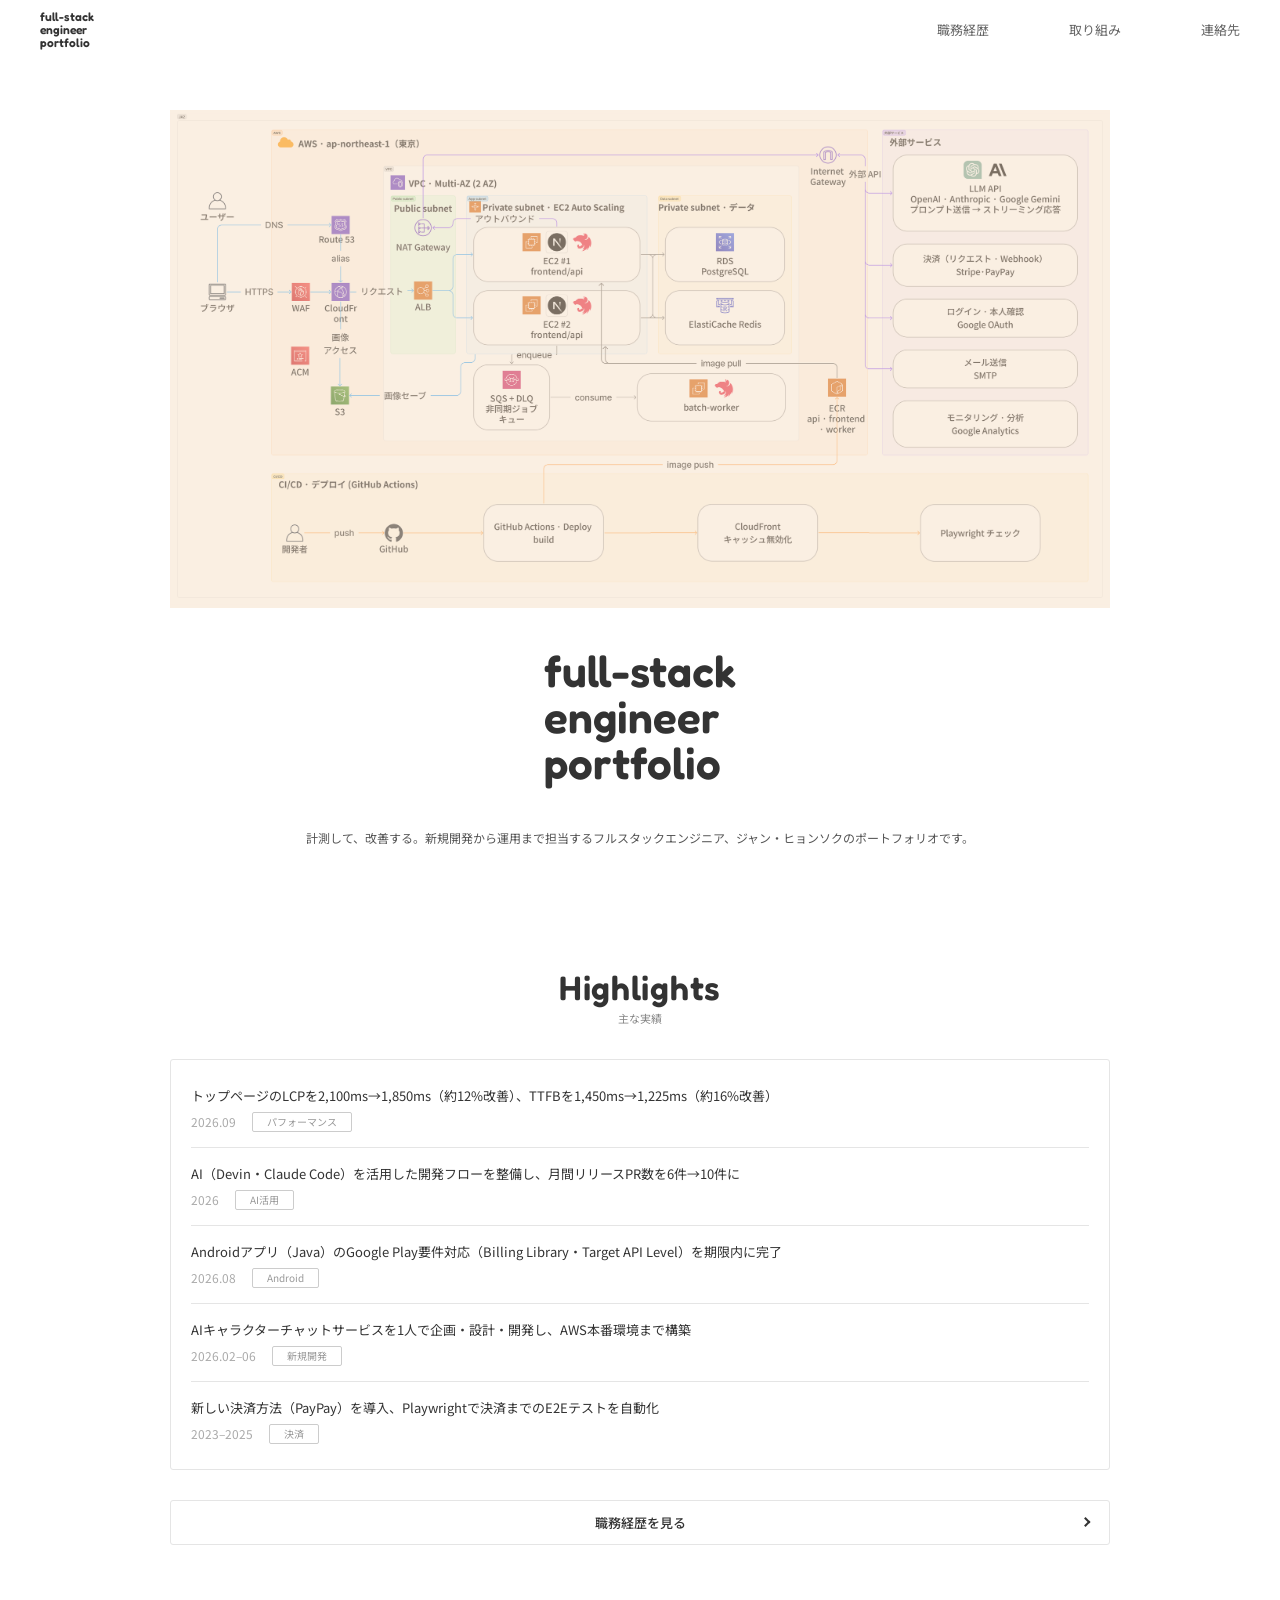
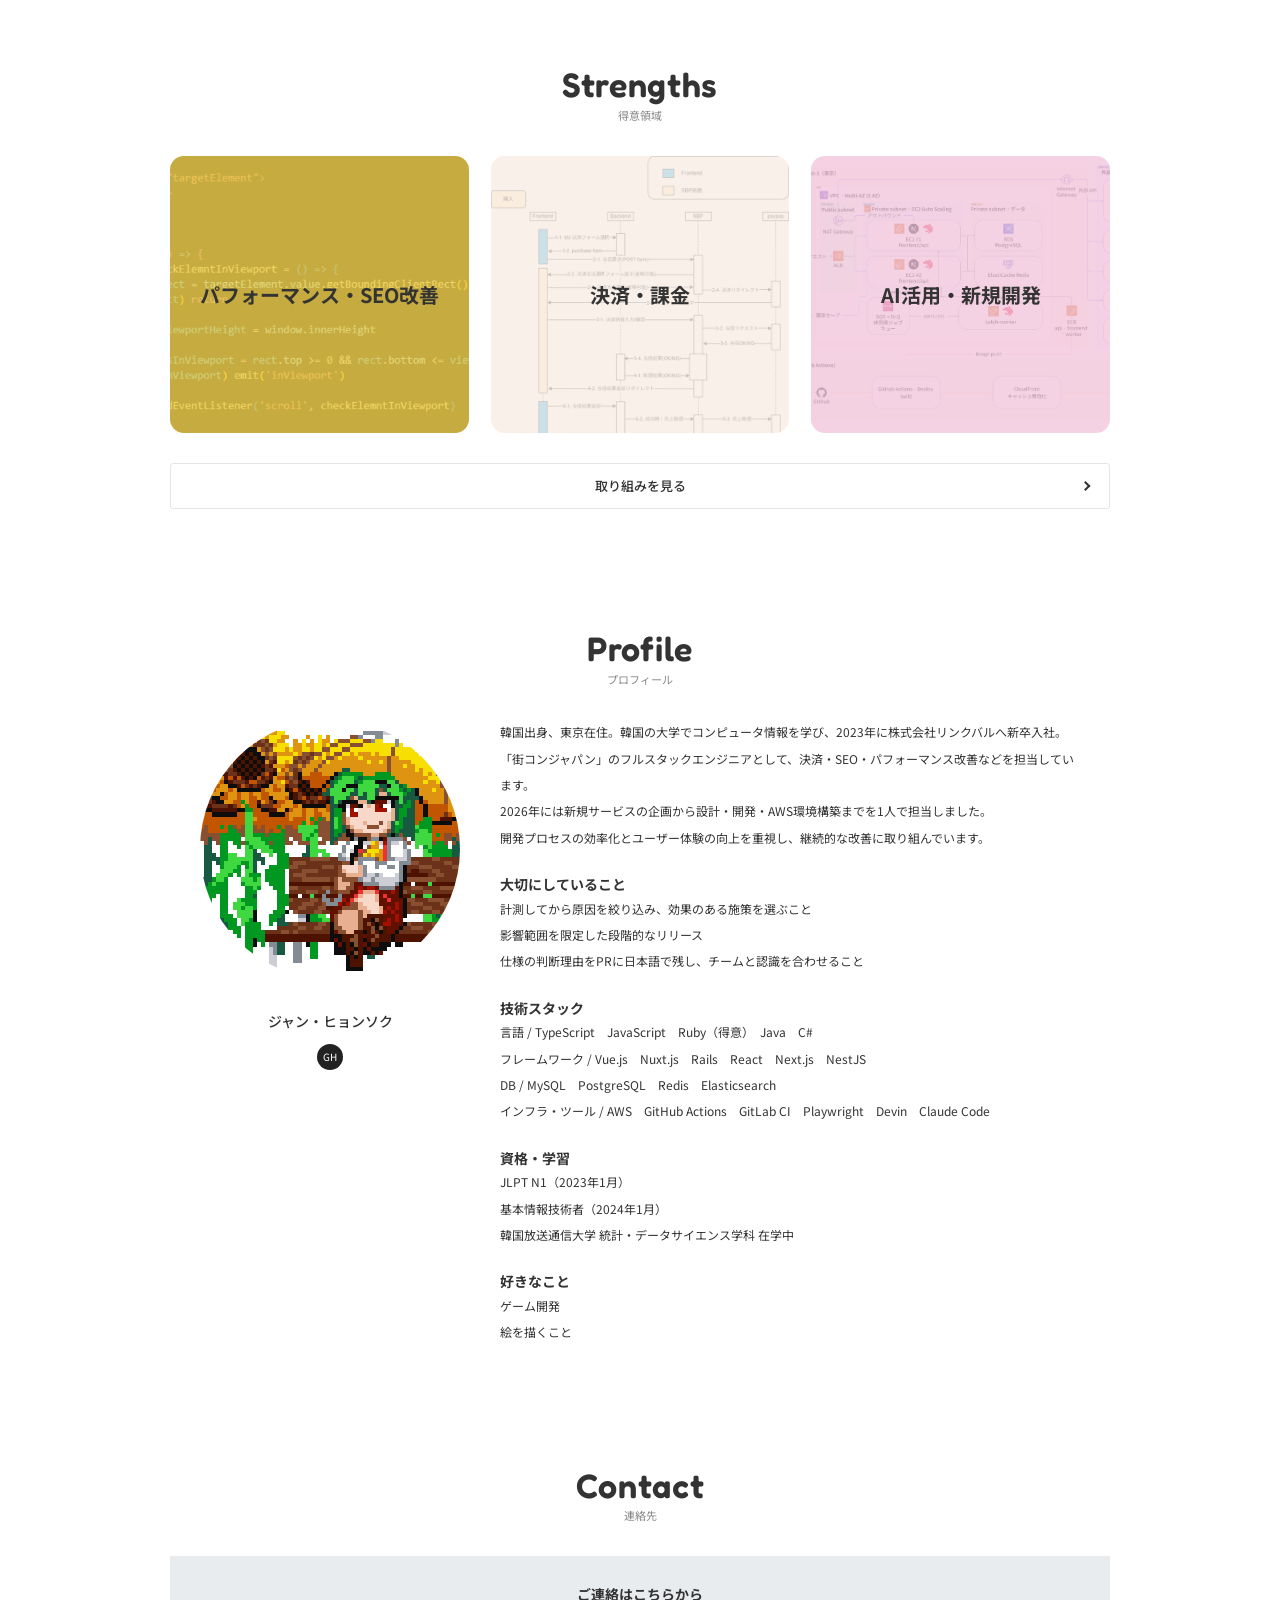
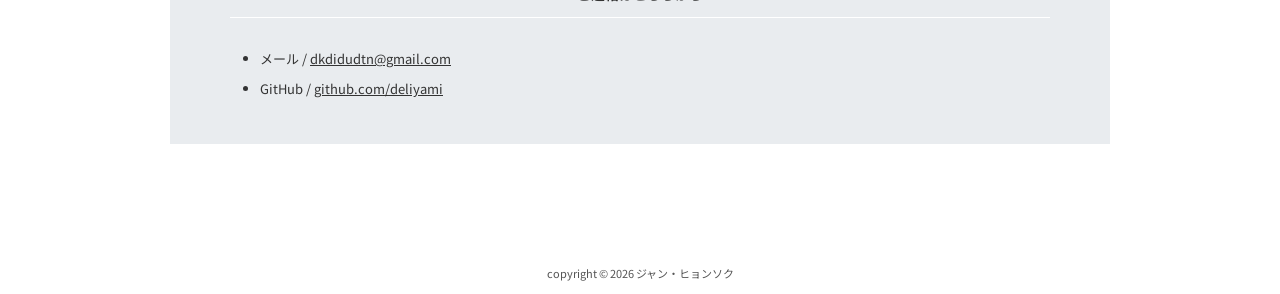
<file: index.html>
<!DOCTYPE html>
<html lang="ja">
<head>
  <meta charset="UTF-8">
  <meta name="viewport" content="width=device-width, initial-scale=1">
  <title>ジャン・ヒョンソク | Full-Stack Engineer Portfolio</title>
  <link rel="preconnect" href="https://fonts.googleapis.com">
  <link rel="preconnect" href="https://fonts.gstatic.com" crossorigin>
  <link rel="stylesheet" href="https://fonts.googleapis.com/css2?family=Fredoka:wght@600&family=Noto+Sans+JP:wght@400;500;700&display=swap">
  <link rel="stylesheet" href="style.css">
</head>
<body>

  <header class="header">
    <a class="logo" href="index.html">full-stack<br>engineer<br>portfolio</a>
    <nav class="gnav">
      <ul>
        <li><a href="work.html">職務経歴</a></li>
        <li><a href="gallery.html">取り組み</a></li>
        <li><a href="index.html#contact">連絡先</a></li>
      </ul>
    </nav>
  </header>

  <main>
    <!-- Main visual -->
    <section class="mv">
      <div class="inner">
        <div class="mv-img" aria-hidden="true">
          <!-- 並び順に表示。切り替えは carousel.js -->
          <div class="mv-slides">
            <img src="images/ai-chat-architecture.png" alt="">
            <img src="images/paypay-payment.png" alt="">
            <video src="images/game-mod.mp4" muted playsinline loop preload="auto"></video>
          </div>
        </div>
        <div class="mv-copy">
          <h1>full-stack<br>engineer<br>portfolio</h1>
          <p>計測して、改善する。新規開発から運用まで担当するフルスタックエンジニア、ジャン・ヒョンソクのポートフォリオです。</p>
        </div>
      </div>
    </section>

    <!-- Highlights -->
    <section class="sec" id="info">
      <div class="inner">
        <div class="sec-title">
          <h2>Highlights</h2>
          <span>主な実績</span>
        </div>
        <ul class="info-list">
          <li>
            <p class="title">トップページのLCPを2,100ms→1,850ms（約12%改善）、TTFBを1,450ms→1,225ms（約16%改善）</p>
            <div class="meta"><time datetime="2026-09">2026.09</time><span class="tag">パフォーマンス</span></div>
          </li>
          <li>
            <p class="title">AI（Devin・Claude Code）を活用した開発フローを整備し、月間リリースPR数を6件→10件に</p>
            <div class="meta"><time datetime="2026">2026</time><span class="tag">AI活用</span></div>
          </li>
          <li>
            <p class="title">Androidアプリ（Java）のGoogle Play要件対応（Billing Library・Target API Level）を期限内に完了</p>
            <div class="meta"><time datetime="2026-08">2026.08</time><span class="tag">Android</span></div>
          </li>
          <li>
            <p class="title">AIキャラクターチャットサービスを1人で企画・設計・開発し、AWS本番環境まで構築</p>
            <div class="meta"><time datetime="2026-02">2026.02–06</time><span class="tag">新規開発</span></div>
          </li>
          <li>
            <p class="title">新しい決済方法（PayPay）を導入、Playwrightで決済までのE2Eテストを自動化</p>
            <div class="meta"><time datetime="2025">2023–2025</time><span class="tag">決済</span></div>
          </li>
        </ul>
        <a class="btn-more" href="work.html">職務経歴を見る</a>
      </div>
    </section>

    <!-- Strengths -->
    <section class="sec" id="touch">
      <div class="inner">
        <div class="sec-title">
          <h2>Strengths</h2>
          <span>得意領域</span>
        </div>
        <ul class="touch-list">
          <li><a href="gallery.html#performance"><div class="thumb c-perf"><span>パフォーマンス・SEO改善</span></div></a></li>
          <li><a href="gallery.html#payment"><div class="thumb c-pay"><span>決済・課金</span></div></a></li>
          <li><a href="gallery.html#ai"><div class="thumb c-ai"><span>AI活用・新規開発</span></div></a></li>
        </ul>
        <a class="btn-more" href="gallery.html">取り組みを見る</a>
      </div>
    </section>

    <!-- Profile -->
    <section class="sec" id="profile">
      <div class="inner">
        <div class="sec-title">
          <h2>Profile</h2>
          <span>プロフィール</span>
        </div>
        <div class="profile">
          <div class="profile-left">
            <div class="profile-img"></div>
            <p class="profile-name">ジャン・ヒョンソク</p>
            <div class="sns">
              <a href="https://github.com/deliyami" aria-label="GitHub">GH</a>            </div>
          </div>
          <div class="profile-text">
            <p>
              韓国出身、東京在住。韓国の大学でコンピュータ情報を学び、2023年に株式会社リンクバルへ新卒入社。<br>
              「街コンジャパン」のフルスタックエンジニアとして、決済・SEO・パフォーマンス改善などを担当しています。<br>
              2026年には新規サービスの企画から設計・開発・AWS環境構築までを1人で担当しました。<br>
              開発プロセスの効率化とユーザー体験の向上を重視し、継続的な改善に取り組んでいます。
            </p>
            <h3>大切にしていること</h3>
            <p>
              計測してから原因を絞り込み、効果のある施策を選ぶこと<br>
              影響範囲を限定した段階的なリリース<br>
              仕様の判断理由をPRに日本語で残し、チームと認識を合わせること
            </p>
            <h3>技術スタック</h3>
            <p>
              言語 / TypeScript　JavaScript　Ruby（得意）　Java　C#<br>
              フレームワーク / Vue.js　Nuxt.js　Rails　React　Next.js　NestJS<br>
              DB / MySQL　PostgreSQL　Redis　Elasticsearch<br>
              インフラ・ツール / AWS　GitHub Actions　GitLab CI　Playwright　Devin　Claude Code
            </p>
            <h3>資格・学習</h3>
            <p>
              JLPT N1（2023年1月）<br>
              基本情報技術者（2024年1月）<br>
              韓国放送通信大学 統計・データサイエンス学科 在学中
            </p>
            <h3>好きなこと</h3>
            <p>
              ゲーム開発<br>
              絵を描くこと
            </p>
          </div>
        </div>
      </div>
    </section>

    <!-- Contact -->
    <section class="sec" id="contact">
      <div class="inner">
        <div class="sec-title">
          <h2>Contact</h2>
          <span>連絡先</span>
        </div>
        <div class="notice">
          <h3>ご連絡はこちらから</h3>
          <ul class="contact-list">
            <li>メール / <a href="mailto:dkdidudtn@gmail.com">dkdidudtn@gmail.com</a></li>
            <li>GitHub / <a href="https://github.com/deliyami">github.com/deliyami</a></li>          </ul>
        </div>
      </div>
    </section>
  </main>

  <footer class="footer">copyright © 2026 ジャン・ヒョンソク</footer>

  <script src="carousel.js"></script>

</body>
</html>
</file>
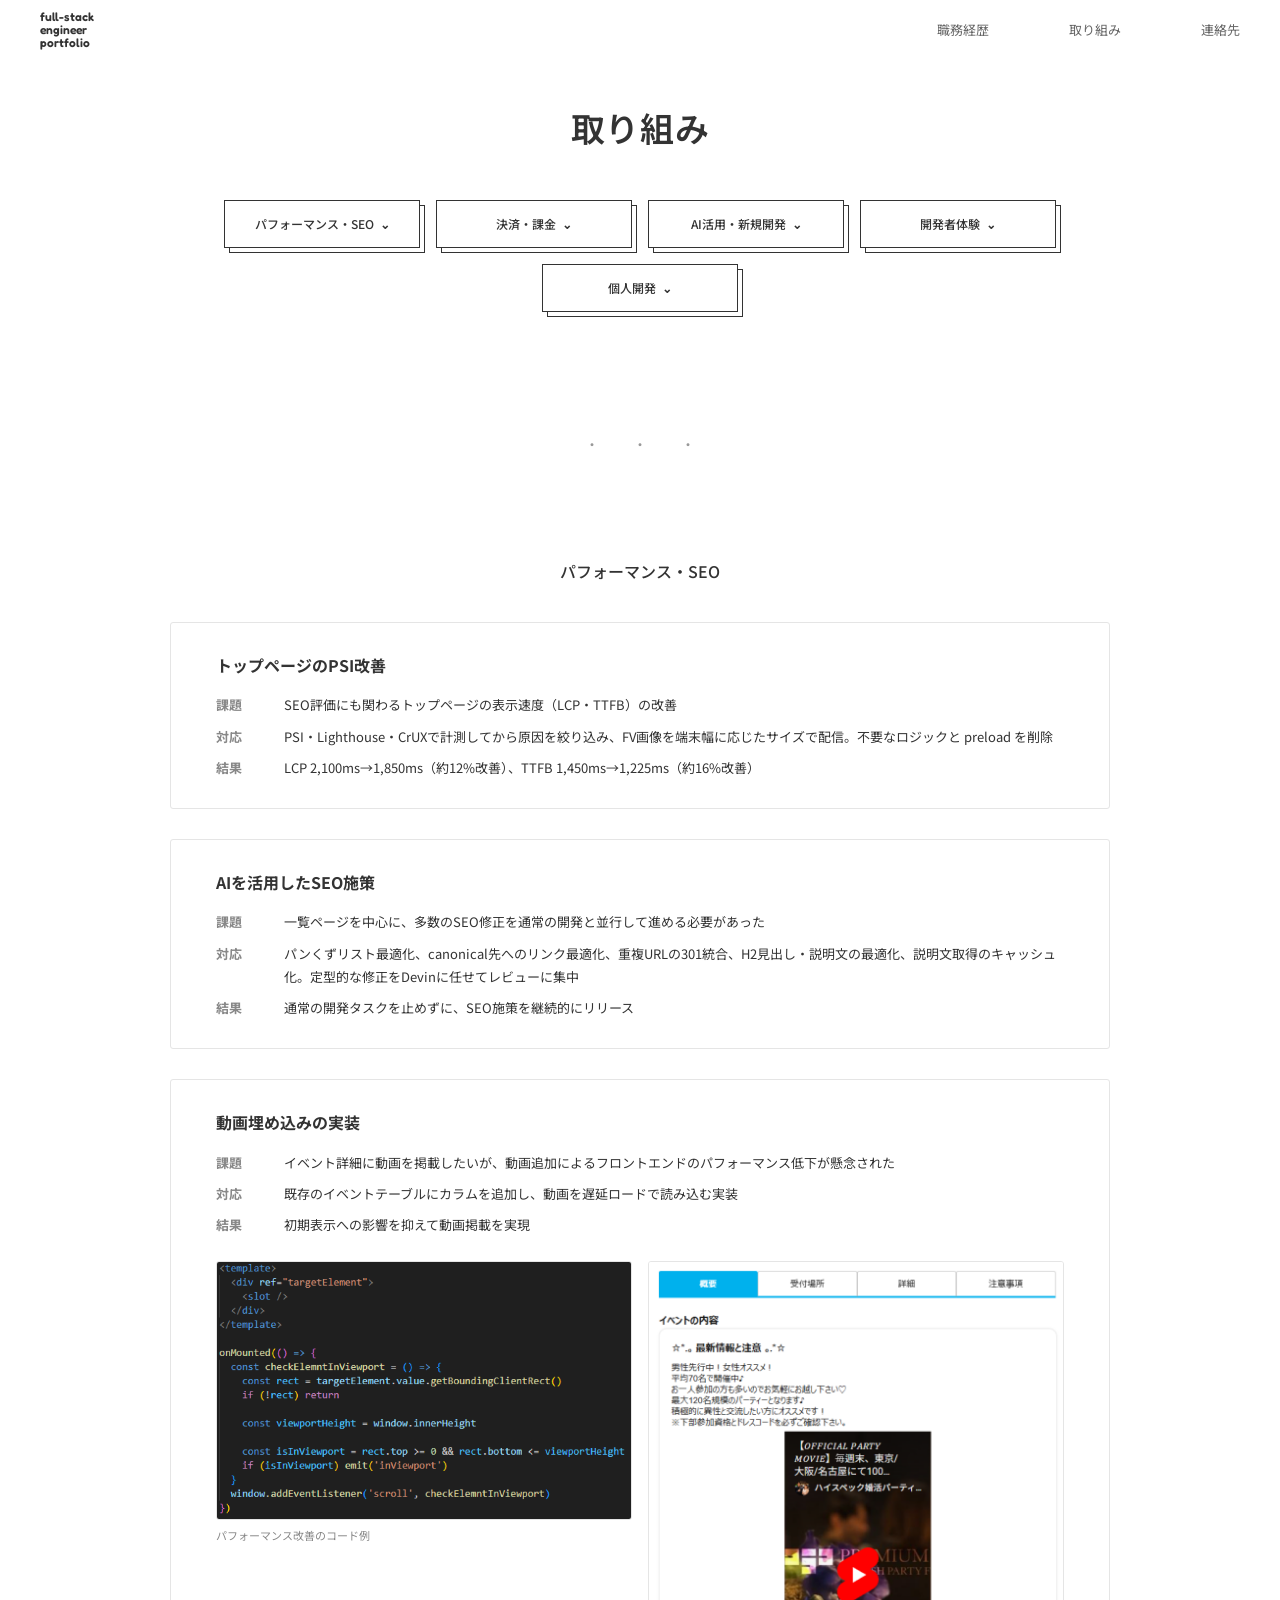
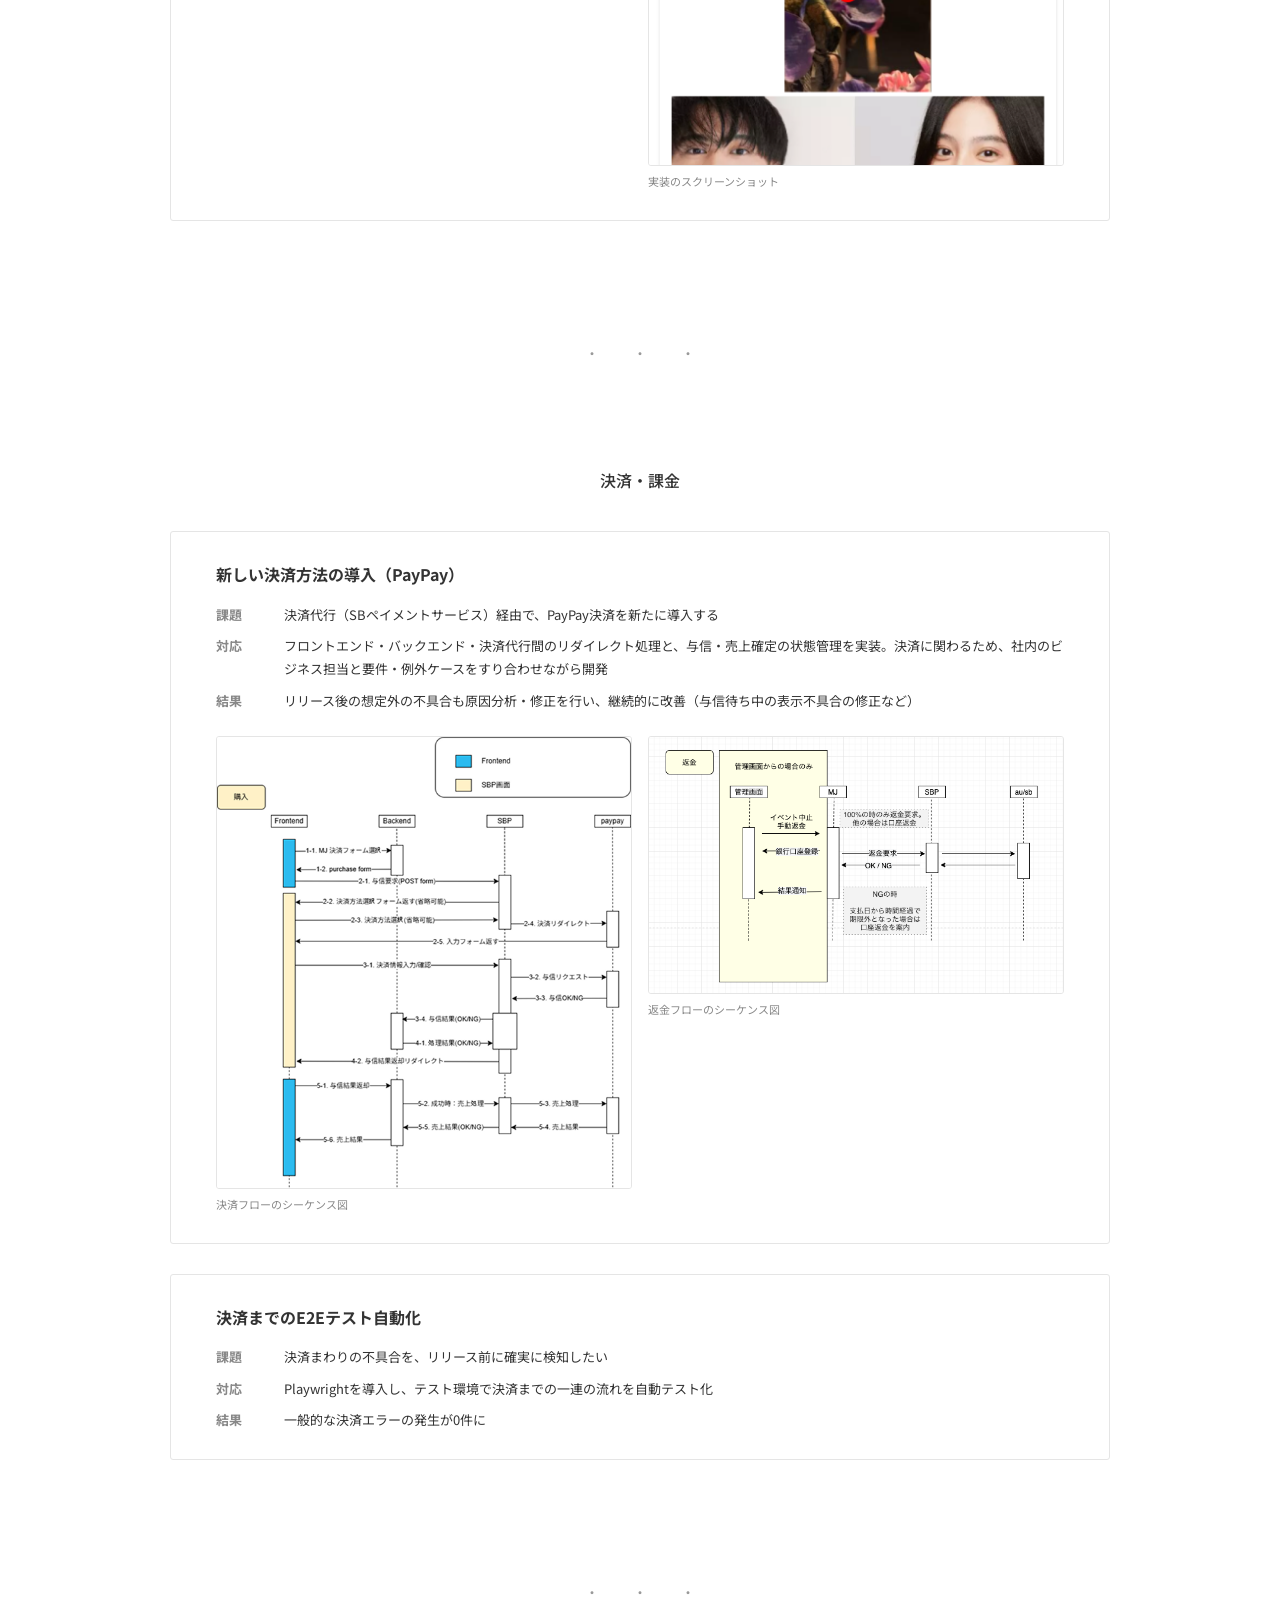
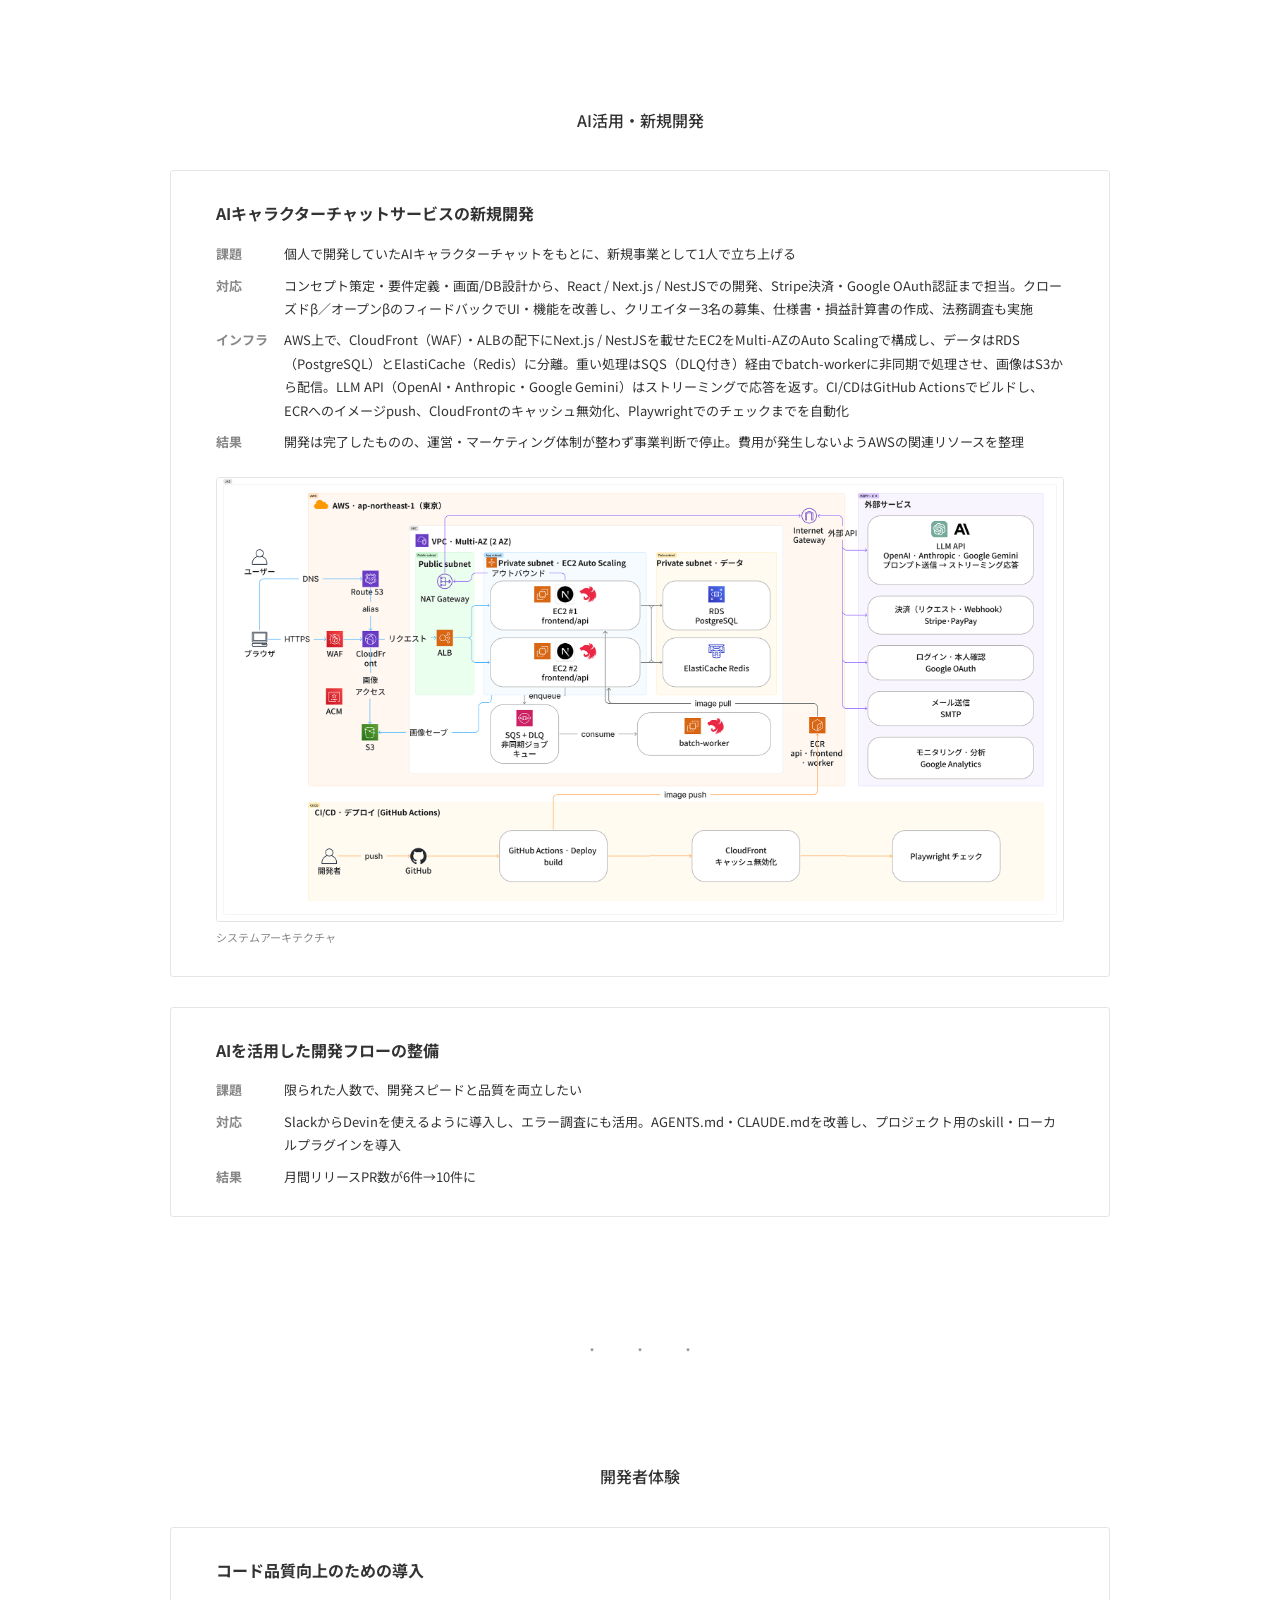
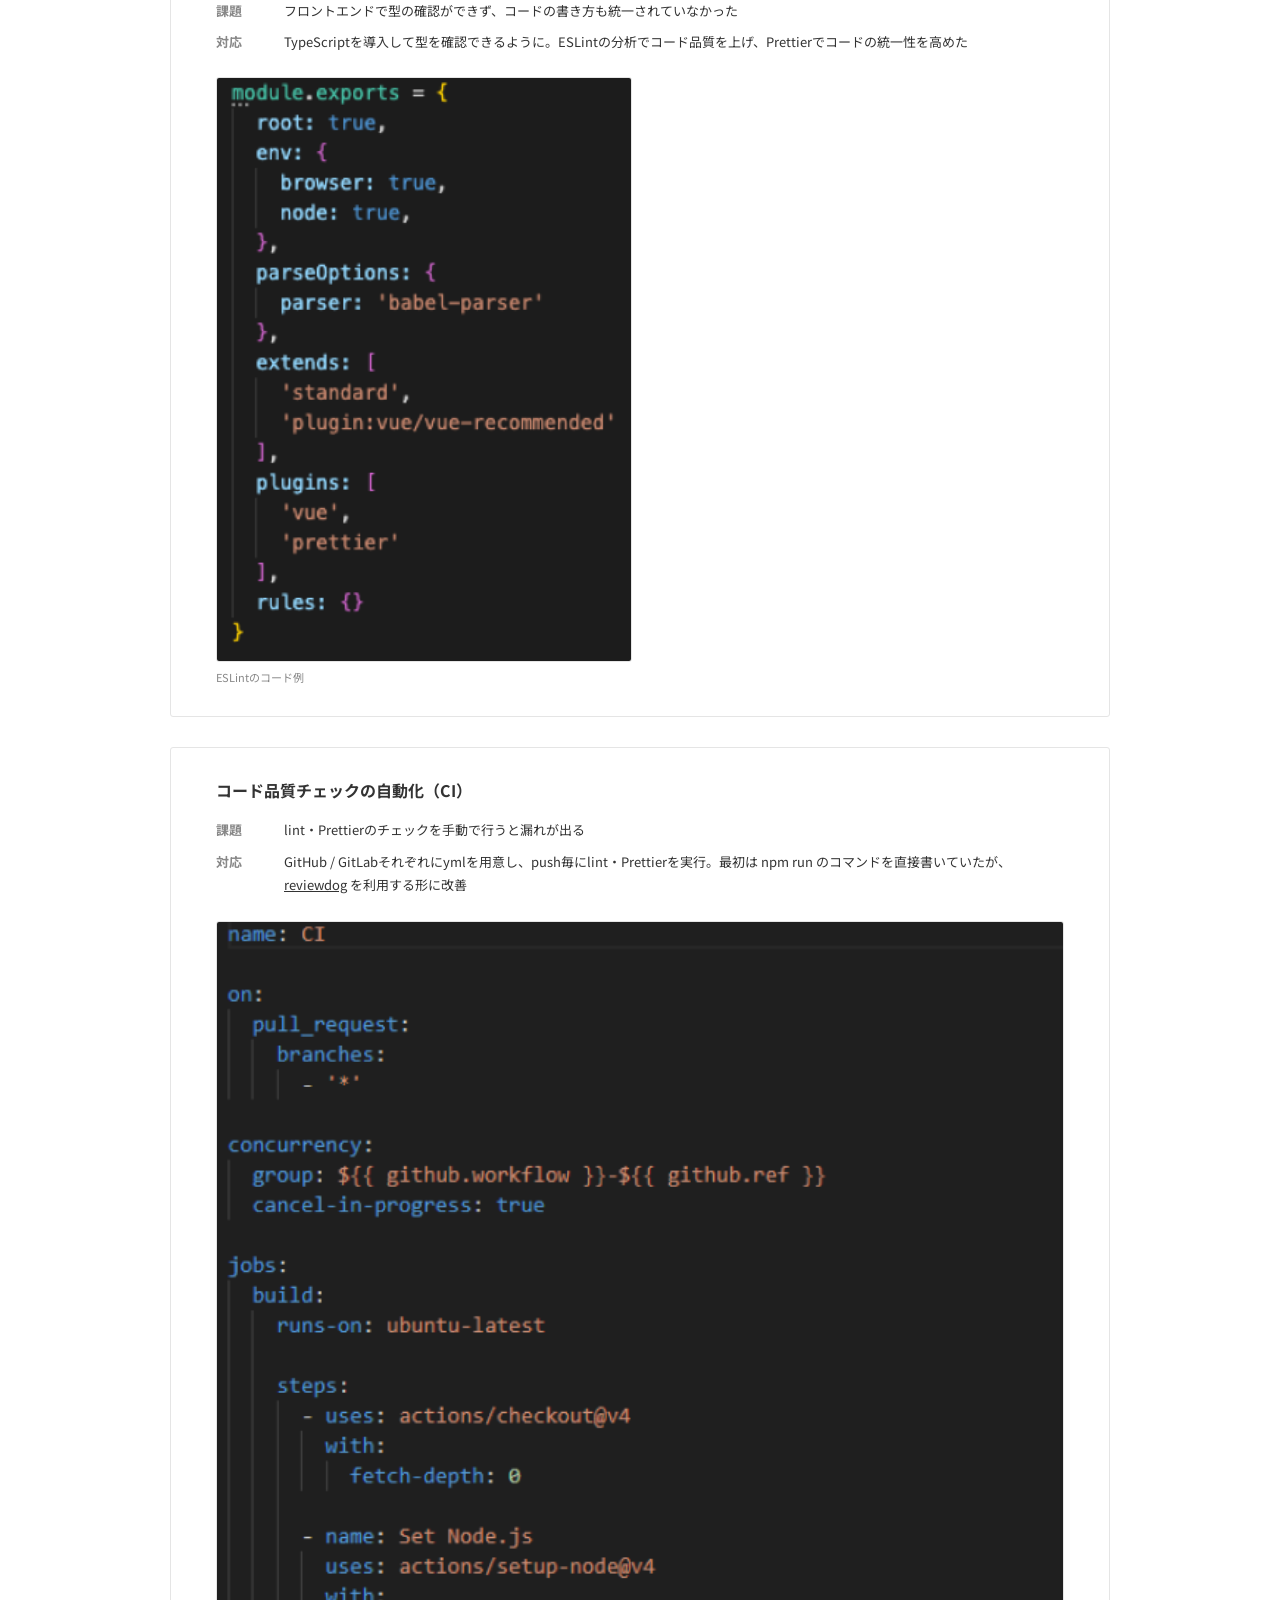
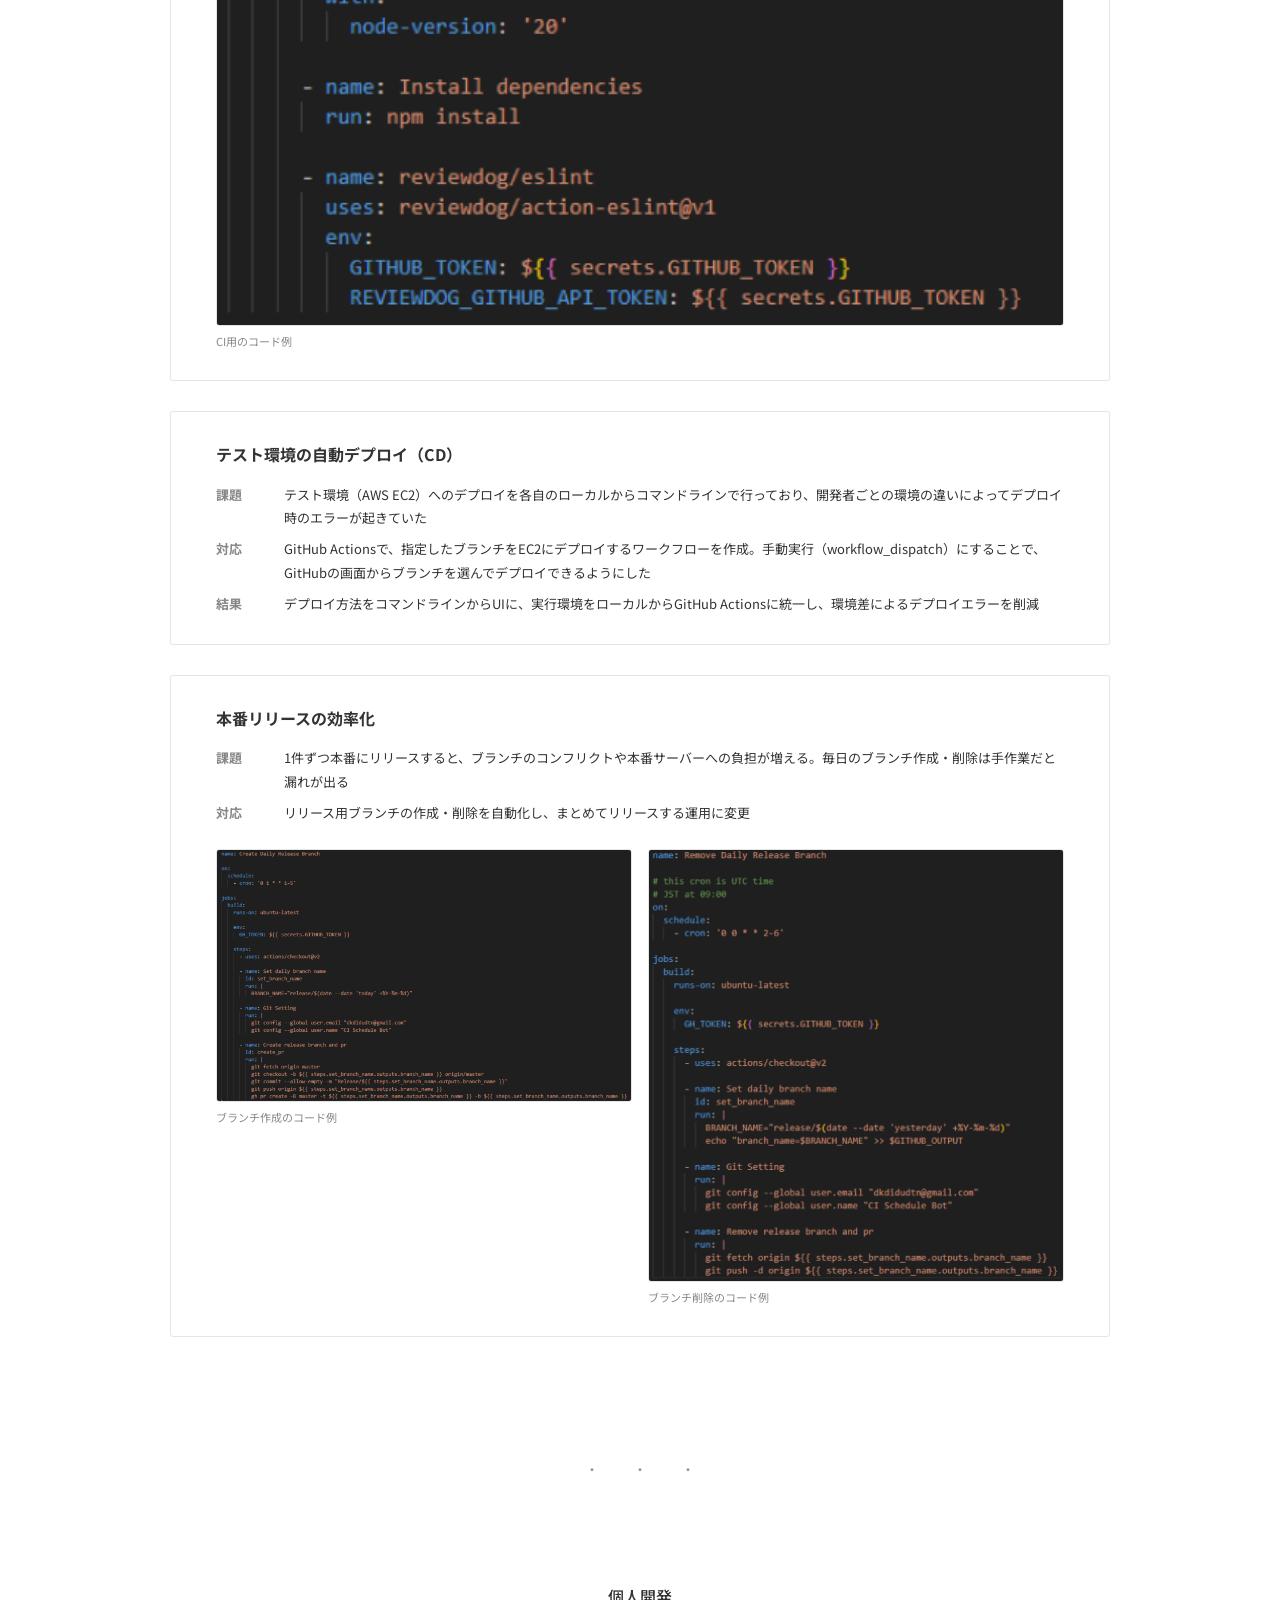
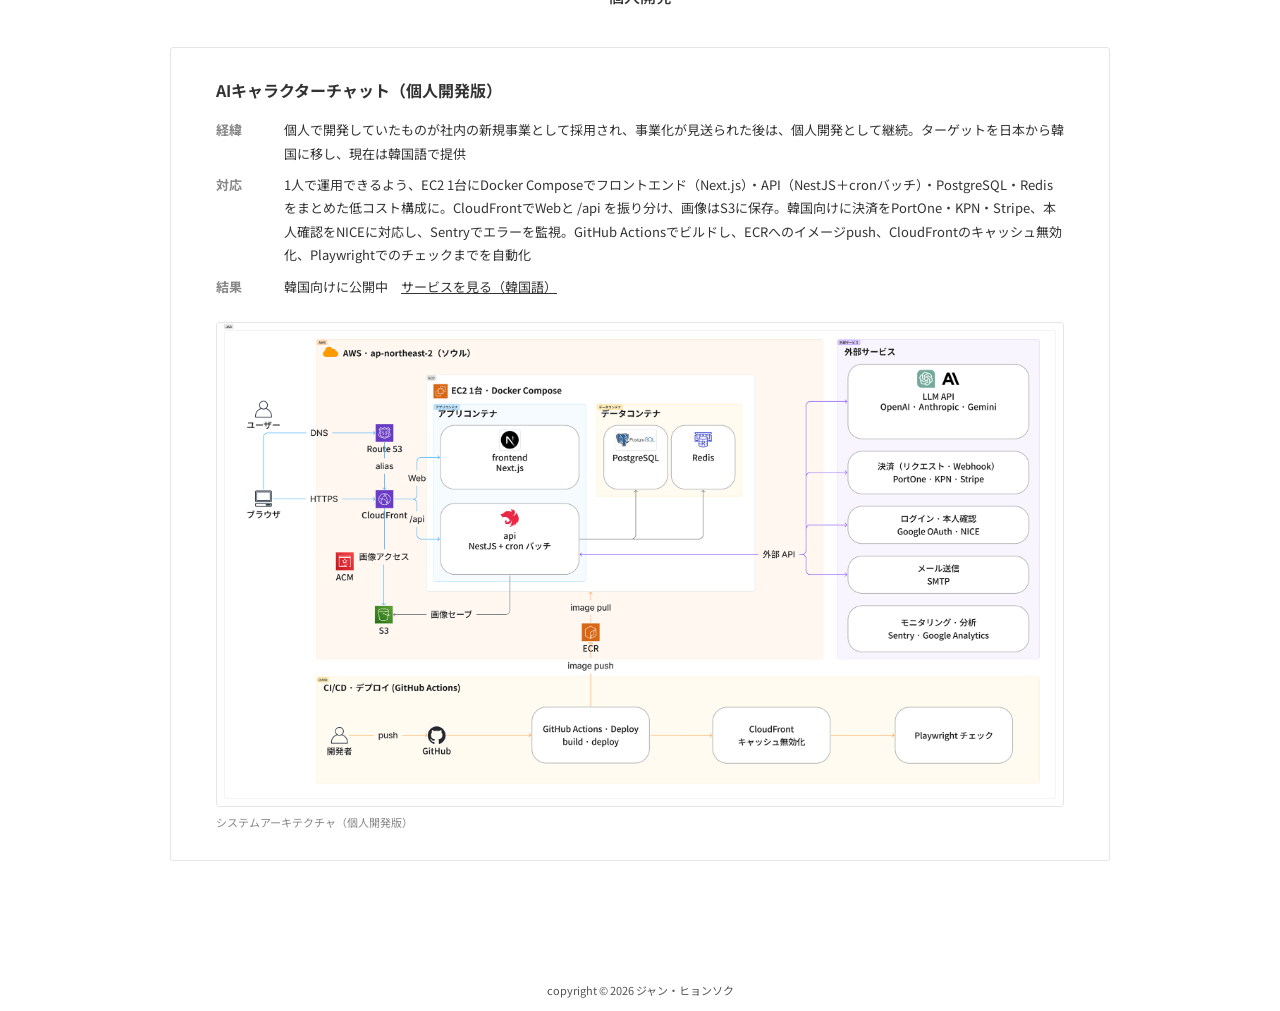
<file: gallery.html>
<!DOCTYPE html>
<html lang="ja">
<head>
  <meta charset="UTF-8">
  <meta name="viewport" content="width=device-width, initial-scale=1">
  <title>取り組み | ジャン・ヒョンソク</title>
  <link rel="preconnect" href="https://fonts.googleapis.com">
  <link rel="preconnect" href="https://fonts.gstatic.com" crossorigin>
  <link rel="stylesheet" href="https://fonts.googleapis.com/css2?family=Fredoka:wght@600&family=Noto+Sans+JP:wght@400;500;700&display=swap">
  <link rel="stylesheet" href="style.css">
</head>
<body>

  <header class="header">
    <a class="logo" href="index.html">full-stack<br>engineer<br>portfolio</a>
    <nav class="gnav">
      <ul>
        <li><a href="work.html">職務経歴</a></li>
        <li><a href="gallery.html">取り組み</a></li>
        <li><a href="index.html#contact">連絡先</a></li>
      </ul>
    </nav>
  </header>

  <main class="sec" style="padding-top:50px">
    <div class="inner">
      <div class="sec-title">
        <h2>取り組み</h2>
      </div>

      <nav class="filter">
        <a href="#performance">パフォーマンス・SEO</a>
        <a href="#payment">決済・課金</a>
        <a href="#ai">AI活用・新規開発</a>
        <a href="#dx">開発者体験</a>
        <a href="#personal">個人開発</a>
      </nav>

      <p class="dots" aria-hidden="true">・・・</p>
      <section class="g-block" id="performance">
        <h3>パフォーマンス・SEO</h3>

        <article class="case">
          <h4>トップページのPSI改善</h4>
          <dl>
            <dt>課題</dt><dd>SEO評価にも関わるトップページの表示速度（LCP・TTFB）の改善</dd>
            <dt>対応</dt><dd>PSI・Lighthouse・CrUXで計測してから原因を絞り込み、FV画像を端末幅に応じたサイズで配信。不要なロジックと preload を削除</dd>
            <dt>結果</dt><dd>LCP 2,100ms→1,850ms（約12%改善）、TTFB 1,450ms→1,225ms（約16%改善）</dd>
          </dl>
        </article>

        <article class="case">
          <h4>AIを活用したSEO施策</h4>
          <dl>
            <dt>課題</dt><dd>一覧ページを中心に、多数のSEO修正を通常の開発と並行して進める必要があった</dd>
            <dt>対応</dt><dd>パンくずリスト最適化、canonical先へのリンク最適化、重複URLの301統合、H2見出し・説明文の最適化、説明文取得のキャッシュ化。定型的な修正をDevinに任せてレビューに集中</dd>
            <dt>結果</dt><dd>通常の開発タスクを止めずに、SEO施策を継続的にリリース</dd>
          </dl>
        </article>

        <article class="case">
          <h4>動画埋め込みの実装</h4>
          <dl>
            <dt>課題</dt><dd>イベント詳細に動画を掲載したいが、動画追加によるフロントエンドのパフォーマンス低下が懸念された</dd>
            <dt>対応</dt><dd>既存のイベントテーブルにカラムを追加し、動画を遅延ロードで読み込む実装</dd>
            <dt>結果</dt><dd>初期表示への影響を抑えて動画掲載を実現</dd>
          </dl>
          <div class="case-figs">
            <figure><img src="images/video-code.png" alt="遅延ロードのコード例" loading="lazy"><figcaption>パフォーマンス改善のコード例</figcaption></figure>
            <figure><img src="images/video-screen.png" alt="動画埋め込みの実装画面" loading="lazy"><figcaption>実装のスクリーンショット</figcaption></figure>
          </div>
        </article>
      </section>

      <p class="dots" aria-hidden="true">・・・</p>
      <section class="g-block" id="payment">
        <h3>決済・課金</h3>

        <article class="case">
          <h4>新しい決済方法の導入（PayPay）</h4>
          <dl>
            <dt>課題</dt><dd>決済代行（SBペイメントサービス）経由で、PayPay決済を新たに導入する</dd>
            <dt>対応</dt><dd>フロントエンド・バックエンド・決済代行間のリダイレクト処理と、与信・売上確定の状態管理を実装。決済に関わるため、社内のビジネス担当と要件・例外ケースをすり合わせながら開発</dd>
            <dt>結果</dt><dd>リリース後の想定外の不具合も原因分析・修正を行い、継続的に改善（与信待ち中の表示不具合の修正など）</dd>
          </dl>
          <div class="case-figs">
            <figure><img src="images/paypay-payment.png" alt="PayPay決済フローのシーケンス図" loading="lazy"><figcaption>決済フローのシーケンス図</figcaption></figure>
            <figure><img src="images/paypay-refund.png" alt="返金フローのシーケンス図" loading="lazy"><figcaption>返金フローのシーケンス図</figcaption></figure>
          </div>
        </article>

        <article class="case">
          <h4>決済までのE2Eテスト自動化</h4>
          <dl>
            <dt>課題</dt><dd>決済まわりの不具合を、リリース前に確実に検知したい</dd>
            <dt>対応</dt><dd>Playwrightを導入し、テスト環境で決済までの一連の流れを自動テスト化</dd>
            <dt>結果</dt><dd>一般的な決済エラーの発生が0件に</dd>
          </dl>
        </article>
      </section>

      <p class="dots" aria-hidden="true">・・・</p>
      <section class="g-block" id="ai">
        <h3>AI活用・新規開発</h3>

        <article class="case">
          <h4>AIキャラクターチャットサービスの新規開発</h4>
          <dl>
            <dt>課題</dt><dd>個人で開発していたAIキャラクターチャットをもとに、新規事業として1人で立ち上げる</dd>
            <dt>対応</dt><dd>コンセプト策定・要件定義・画面/DB設計から、React / Next.js / NestJSでの開発、Stripe決済・Google OAuth認証まで担当。クローズドβ／オープンβのフィードバックでUI・機能を改善し、クリエイター3名の募集、仕様書・損益計算書の作成、法務調査も実施</dd>
            <dt>インフラ</dt><dd>AWS上で、CloudFront（WAF）・ALBの配下にNext.js / NestJSを載せたEC2をMulti-AZのAuto Scalingで構成し、データはRDS（PostgreSQL）とElastiCache（Redis）に分離。重い処理はSQS（DLQ付き）経由でbatch-workerに非同期で処理させ、画像はS3から配信。LLM API（OpenAI・Anthropic・Google Gemini）はストリーミングで応答を返す。CI/CDはGitHub Actionsでビルドし、ECRへのイメージpush、CloudFrontのキャッシュ無効化、Playwrightでのチェックまでを自動化</dd>
            <dt>結果</dt><dd>開発は完了したものの、運営・マーケティング体制が整わず事業判断で停止。費用が発生しないようAWSの関連リソースを整理</dd>
          </dl>
          <div class="case-figs">
            <figure><img src="images/ai-chat-architecture.png" alt="AIキャラクターチャットのAWSシステムアーキテクチャ" loading="lazy"><figcaption>システムアーキテクチャ</figcaption></figure>
          </div>
        </article>

        <article class="case">
          <h4>AIを活用した開発フローの整備</h4>
          <dl>
            <dt>課題</dt><dd>限られた人数で、開発スピードと品質を両立したい</dd>
            <dt>対応</dt><dd>SlackからDevinを使えるように導入し、エラー調査にも活用。AGENTS.md・CLAUDE.mdを改善し、プロジェクト用のskill・ローカルプラグインを導入</dd>
            <dt>結果</dt><dd>月間リリースPR数が6件→10件に</dd>
          </dl>
        </article>
      </section>

      <p class="dots" aria-hidden="true">・・・</p>
      <section class="g-block" id="dx">
        <h3>開発者体験</h3>

        <article class="case">
          <h4>コード品質向上のための導入</h4>
          <dl>
            <dt>課題</dt><dd>フロントエンドで型の確認ができず、コードの書き方も統一されていなかった</dd>
            <dt>対応</dt><dd>TypeScriptを導入して型を確認できるように。ESLintの分析でコード品質を上げ、Prettierでコードの統一性を高めた</dd>
          </dl>
          <div class="case-figs is-half">
            <figure><img src="images/eslint.png" alt="ESLintの設定例" loading="lazy"><figcaption>ESLintのコード例</figcaption></figure>
          </div>
        </article>

        <article class="case">
          <h4>コード品質チェックの自動化（CI）</h4>
          <dl>
            <dt>課題</dt><dd>lint・Prettierのチェックを手動で行うと漏れが出る</dd>
            <dt>対応</dt><dd>GitHub / GitLabそれぞれにymlを用意し、push毎にlint・Prettierを実行。最初は npm run のコマンドを直接書いていたが、<a href="https://github.com/reviewdog/reviewdog">reviewdog</a> を利用する形に改善</dd>
          </dl>
          <div class="case-figs">
            <figure><img src="images/ci.png" alt="CI用のワークフロー例" loading="lazy"><figcaption>CI用のコード例</figcaption></figure>
          </div>
        </article>

        <article class="case">
          <h4>テスト環境の自動デプロイ（CD）</h4>
          <dl>
            <dt>課題</dt><dd>テスト環境（AWS EC2）へのデプロイを各自のローカルからコマンドラインで行っており、開発者ごとの環境の違いによってデプロイ時のエラーが起きていた</dd>
            <dt>対応</dt><dd>GitHub Actionsで、指定したブランチをEC2にデプロイするワークフローを作成。手動実行（workflow_dispatch）にすることで、GitHubの画面からブランチを選んでデプロイできるようにした</dd>
            <dt>結果</dt><dd>デプロイ方法をコマンドラインからUIに、実行環境をローカルからGitHub Actionsに統一し、環境差によるデプロイエラーを削減</dd>
          </dl>
        </article>

        <article class="case">
          <h4>本番リリースの効率化</h4>
          <dl>
            <dt>課題</dt><dd>1件ずつ本番にリリースすると、ブランチのコンフリクトや本番サーバーへの負担が増える。毎日のブランチ作成・削除は手作業だと漏れが出る</dd>
            <dt>対応</dt><dd>リリース用ブランチの作成・削除を自動化し、まとめてリリースする運用に変更</dd>
          </dl>
          <div class="case-figs">
            <figure><img src="images/branch-create.png" alt="リリースブランチ作成のコード例" loading="lazy"><figcaption>ブランチ作成のコード例</figcaption></figure>
            <figure><img src="images/branch-delete.png" alt="リリースブランチ削除のコード例" loading="lazy"><figcaption>ブランチ削除のコード例</figcaption></figure>
          </div>
        </article>
      </section>

      <p class="dots" aria-hidden="true">・・・</p>
      <section class="g-block" id="personal">
        <h3>個人開発</h3>

        <article class="case">
          <h4>AIキャラクターチャット（個人開発版）</h4>
          <dl>
            <dt>経緯</dt><dd>個人で開発していたものが社内の新規事業として採用され、事業化が見送られた後は、個人開発として継続。ターゲットを日本から韓国に移し、現在は韓国語で提供</dd>
            <dt>対応</dt><dd>1人で運用できるよう、EC2 1台にDocker Composeでフロントエンド（Next.js）・API（NestJS＋cronバッチ）・PostgreSQL・Redisをまとめた低コスト構成に。CloudFrontでWebと /api を振り分け、画像はS3に保存。韓国向けに決済をPortOne・KPN・Stripe、本人確認をNICEに対応し、Sentryでエラーを監視。GitHub Actionsでビルドし、ECRへのイメージpush、CloudFrontのキャッシュ無効化、Playwrightでのチェックまでを自動化</dd>
            <dt>結果</dt><dd>韓国向けに公開中　<a href="https://ppanrangi.com/" target="_blank" rel="noopener">サービスを見る（韓国語）</a></dd>
          </dl>
          <div class="case-figs">
            <figure><img src="images/ai-chat-personal-architecture.png" alt="AIキャラクターチャット個人開発版のAWSシステムアーキテクチャ" loading="lazy"><figcaption>システムアーキテクチャ（個人開発版）</figcaption></figure>
          </div>
        </article>
      </section>
    </div>
  </main>

  <footer class="footer">copyright © 2026 ジャン・ヒョンソク</footer>

</body>
</html>
</file>
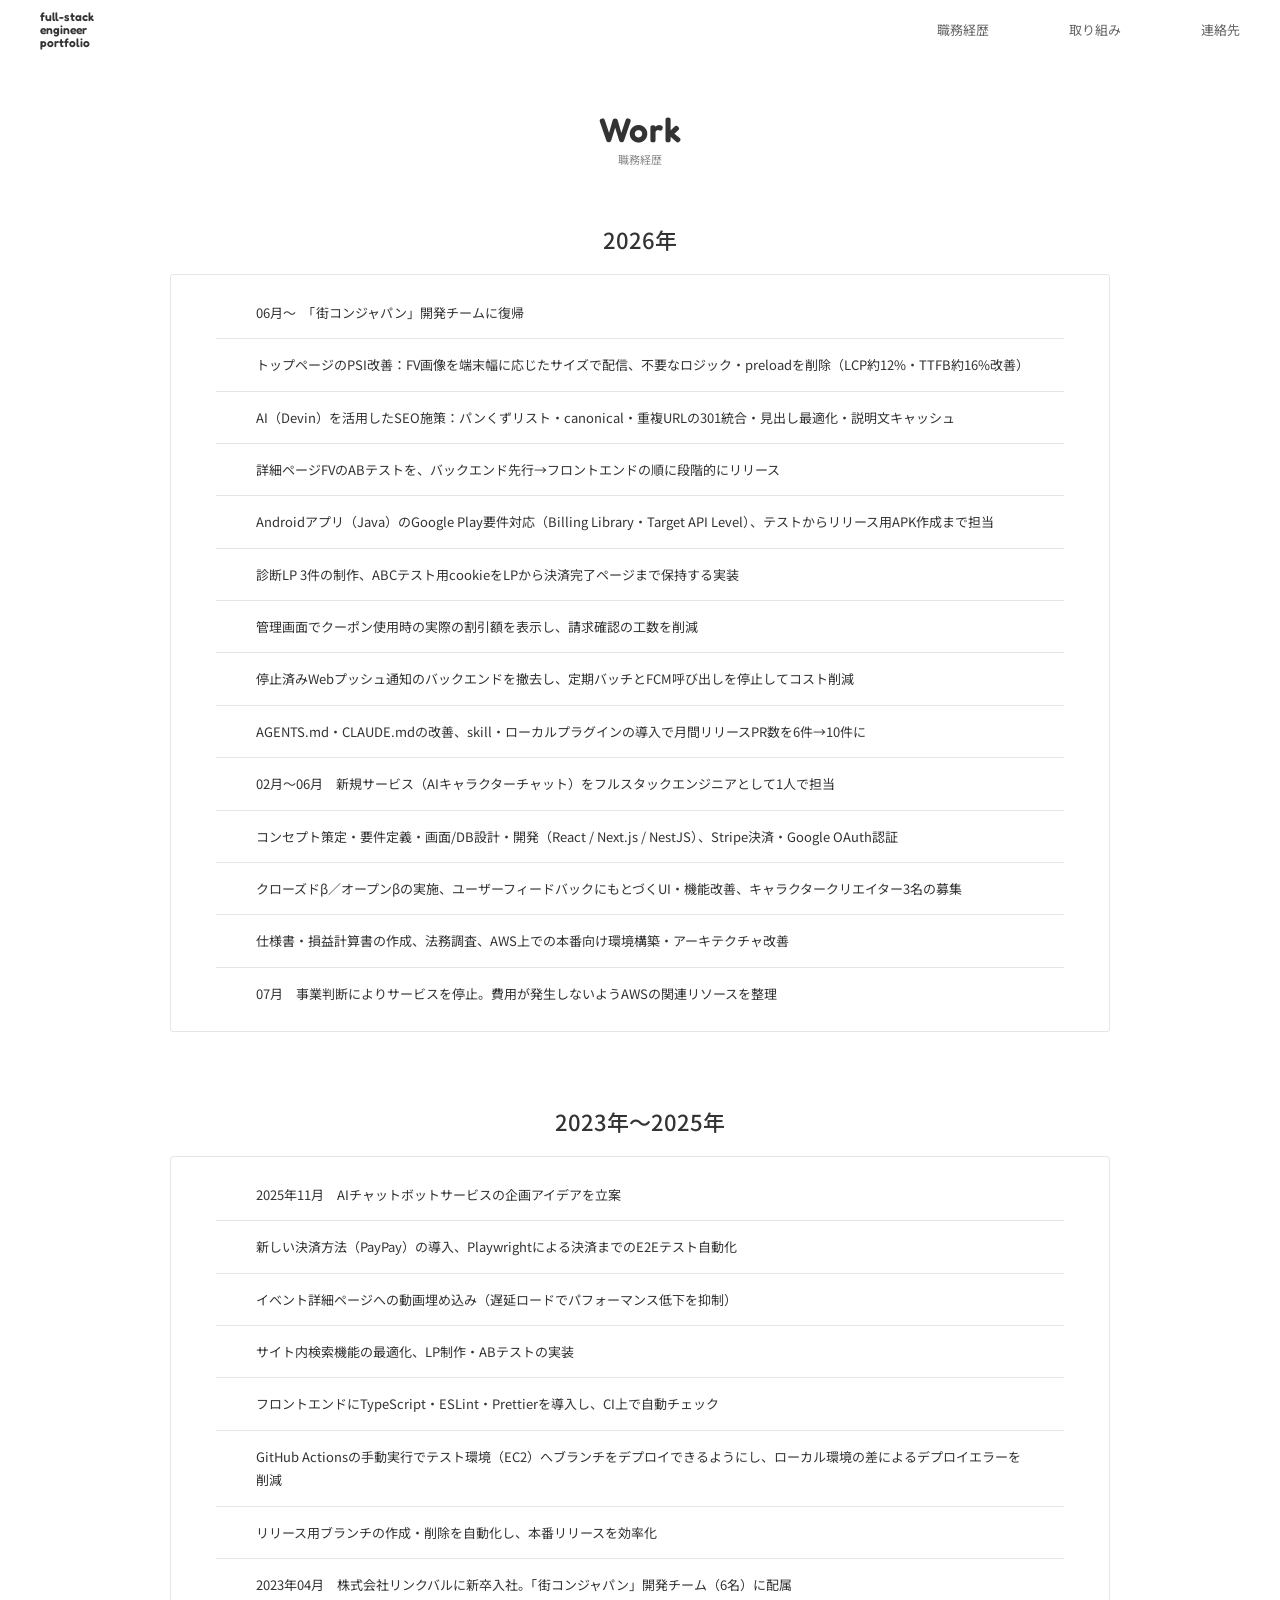
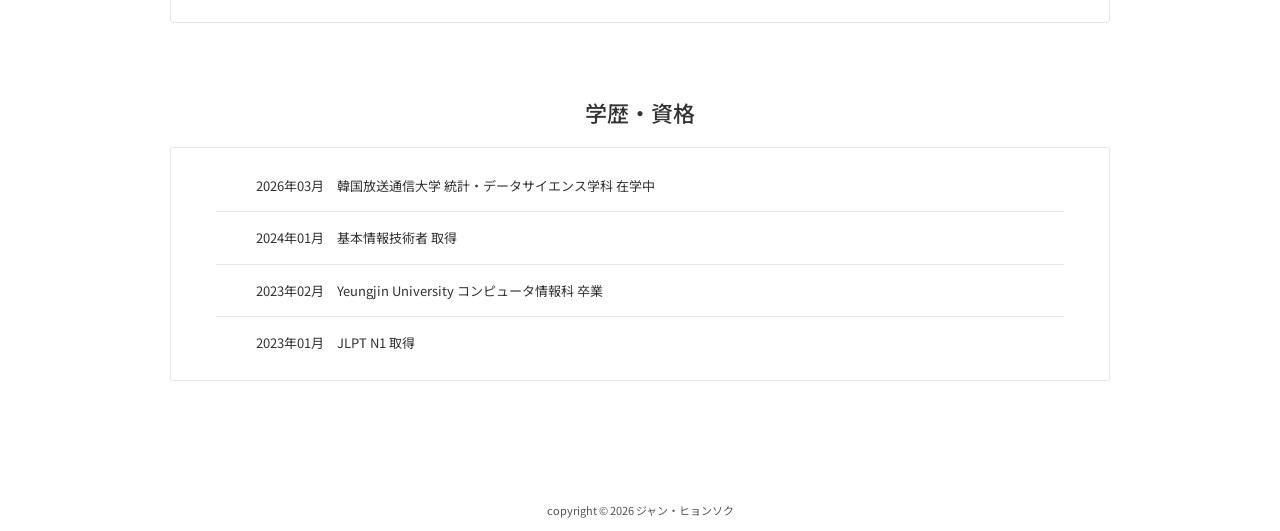
<file: work.html>
<!DOCTYPE html>
<html lang="ja">
<head>
  <meta charset="UTF-8">
  <meta name="viewport" content="width=device-width, initial-scale=1">
  <title>職務経歴 | ジャン・ヒョンソク</title>
  <link rel="preconnect" href="https://fonts.googleapis.com">
  <link rel="preconnect" href="https://fonts.gstatic.com" crossorigin>
  <link rel="stylesheet" href="https://fonts.googleapis.com/css2?family=Fredoka:wght@600&family=Noto+Sans+JP:wght@400;500;700&display=swap">
  <link rel="stylesheet" href="style.css">
</head>
<body>

  <header class="header">
    <a class="logo" href="index.html">full-stack<br>engineer<br>portfolio</a>
    <nav class="gnav">
      <ul>
        <li><a href="work.html">職務経歴</a></li>
        <li><a href="gallery.html">取り組み</a></li>
        <li><a href="index.html#contact">連絡先</a></li>
      </ul>
    </nav>
  </header>

  <main class="sec" style="padding-top:50px">
    <div class="inner">
      <div class="sec-title">
        <h2>Work</h2>
        <span>職務経歴</span>
      </div>

      <section class="year">
        <h3>2026年</h3>
        <ul class="work-list">
          <li>06月〜　「街コンジャパン」開発チームに復帰</li>
          <li>トップページのPSI改善：FV画像を端末幅に応じたサイズで配信、不要なロジック・preloadを削除（LCP約12%・TTFB約16%改善）</li>
          <li>AI（Devin）を活用したSEO施策：パンくずリスト・canonical・重複URLの301統合・見出し最適化・説明文キャッシュ</li>
          <li>詳細ページFVのABテストを、バックエンド先行→フロントエンドの順に段階的にリリース</li>
          <li>Androidアプリ（Java）のGoogle Play要件対応（Billing Library・Target API Level）、テストからリリース用APK作成まで担当</li>
          <li>診断LP 3件の制作、ABCテスト用cookieをLPから決済完了ページまで保持する実装</li>
          <li>管理画面でクーポン使用時の実際の割引額を表示し、請求確認の工数を削減</li>
          <li>停止済みWebプッシュ通知のバックエンドを撤去し、定期バッチとFCM呼び出しを停止してコスト削減</li>
          <li>AGENTS.md・CLAUDE.mdの改善、skill・ローカルプラグインの導入で月間リリースPR数を6件→10件に</li>
          <li>02月〜06月　新規サービス（AIキャラクターチャット）をフルスタックエンジニアとして1人で担当</li>
          <li>コンセプト策定・要件定義・画面/DB設計・開発（React / Next.js / NestJS）、Stripe決済・Google OAuth認証</li>
          <li>クローズドβ／オープンβの実施、ユーザーフィードバックにもとづくUI・機能改善、キャラクタークリエイター3名の募集</li>
          <li>仕様書・損益計算書の作成、法務調査、AWS上での本番向け環境構築・アーキテクチャ改善</li>
          <li>07月　事業判断によりサービスを停止。費用が発生しないようAWSの関連リソースを整理</li>
        </ul>
      </section>

      <section class="year">
        <h3>2023年〜2025年</h3>
        <ul class="work-list">
          <li>2025年11月　AIチャットボットサービスの企画アイデアを立案</li>
          <li>新しい決済方法（PayPay）の導入、Playwrightによる決済までのE2Eテスト自動化</li>
          <li>イベント詳細ページへの動画埋め込み（遅延ロードでパフォーマンス低下を抑制）</li>
          <li>サイト内検索機能の最適化、LP制作・ABテストの実装</li>
          <li>フロントエンドにTypeScript・ESLint・Prettierを導入し、CI上で自動チェック</li>
          <li>GitHub Actionsの手動実行でテスト環境（EC2）へブランチをデプロイできるようにし、ローカル環境の差によるデプロイエラーを削減</li>
          <li>リリース用ブランチの作成・削除を自動化し、本番リリースを効率化</li>
          <li>2023年04月　株式会社リンクバルに新卒入社。「街コンジャパン」開発チーム（6名）に配属</li>
        </ul>
      </section>

      <section class="year">
        <h3>学歴・資格</h3>
        <ul class="work-list">
          <li>2026年03月　韓国放送通信大学 統計・データサイエンス学科 在学中</li>
          <li>2024年01月　基本情報技術者 取得</li>
          <li>2023年02月　Yeungjin University コンピュータ情報科 卒業</li>
          <li>2023年01月　JLPT N1 取得</li>
        </ul>
      </section>
    </div>
  </main>

  <footer class="footer">copyright © 2026 ジャン・ヒョンソク</footer>

</body>
</html>
</file>
<file: style.css>
@charset "UTF-8";

/* ===== base ===== */
:root {
  --text: #333;
  --text-sub: #888;
  --line: #e5e5e5;
  --bg: #fff;
  --notice-bg: #e9ecef;
  --btn-bg: #f7f8f9;
  --font-en: "Fredoka", "Noto Sans JP", sans-serif;
  --font-jp: "Noto Sans JP", "Hiragino Kaku Gothic ProN", "Yu Gothic", sans-serif;
  --content: 980px;
}

*, *::before, *::after { box-sizing: border-box; }

body {
  margin: 0;
  background: var(--bg);
  color: var(--text);
  font-family: var(--font-jp);
  font-size: 14px;
  line-height: 1.8;
  -webkit-font-smoothing: antialiased;
}

a { color: inherit; text-decoration: none; }
ul { margin: 0; padding: 0; list-style: none; }
h1, h2, h3, p { margin: 0; }

.inner {
  width: 100%;
  max-width: var(--content);
  margin: 0 auto;
  padding: 0 20px;
}

/* ===== header ===== */
.header {
  display: flex;
  justify-content: space-between;
  align-items: center;
  padding: 10px 40px;
}
.logo {
  font-family: var(--font-en);
  font-weight: 600;
  font-size: 12px;
  line-height: 1.1;
}
.gnav ul { display: flex; gap: 80px; }
.gnav a { font-size: 13px; color: #666; }
.gnav a:hover { color: var(--text); }

/* ===== section title ===== */
.sec { padding: 120px 0 0; }
.sec-title { text-align: center; margin-bottom: 30px; }
.sec-title h2 {
  font-family: var(--font-en);
  font-weight: 600;
  font-size: 34px;
  line-height: 1.2;
  letter-spacing: .02em;
}
.sec-title span { display: block; font-size: 11px; color: var(--text-sub); }

/* ===== more button ===== */
.btn-more {
  position: relative;
  display: block;
  margin-top: 30px;
  padding: 10px;
  border: 1px solid var(--line);
  border-radius: 3px;
  text-align: center;
  font-size: 13px;
  font-weight: 500;
}
.btn-more::after {
  content: "";
  position: absolute;
  right: 20px; top: 50%;
  width: 7px; height: 7px;
  border-top: 2px solid var(--text);
  border-right: 2px solid var(--text);
  transform: translateY(-50%) rotate(45deg);
}
.btn-more:hover { background: var(--btn-bg); }

/* ===== top: main visual ===== */
.mv { padding-top: 50px; }
.mv-img {
  aspect-ratio: 924 / 490;
  background: #f6dfc6;
  overflow: hidden;
  pointer-events: none; /* クリック・操作不可 */
}
/* 透明度は枠全体にかける（重なり中に下のスライドが透けないように） */
.mv-slides { position: relative; height: 100%; opacity: .5; }
/* 後から追加したスライドが右から重なる（carousel.js） */
.mv-slides > * {
  position: absolute;
  inset: 0;
  width: 100%;
  height: 100%;
  display: block;
  object-fit: cover;
  transition: transform 1s ease-in-out; /* carousel.js の SLIDE と合わせる */
}
.mv-slides > img { object-fit: contain; background: #fff; } /* 図は切らずに見せる */
@media (prefers-reduced-motion: reduce) {
  .mv-slides > * { transition: none; }
}
.mv-copy { margin-top: 40px; text-align: center; }
.mv-copy h1 {
  display: inline-block;
  text-align: left;
  font-family: var(--font-en);
  font-weight: 600;
  font-size: 44px;
  line-height: 1.05;
}
.mv-copy p { margin-top: 40px; font-size: 12px; color: #555; }

/* ===== top: work information ===== */
.info-list {
  border: 1px solid var(--line);
  border-radius: 3px;
  padding: 10px 20px;
}
.info-list li { padding: 14px 0; }
.info-list li + li { border-top: 1px solid var(--line); }
.info-list .title { font-size: 13px; }
.info-list .meta { display: flex; align-items: center; gap: 16px; margin-top: 4px; }
.info-list time { font-size: 12px; color: #aaa; }
.info-list .tag {
  font-size: 10px;
  color: #999;
  border: 1px solid #ccc;
  border-radius: 2px;
  padding: 0 14px;
}

/* ===== top: touch ===== */
.touch-list { display: grid; grid-template-columns: repeat(3, 1fr); gap: 22px; }
.touch-list .thumb { aspect-ratio: 312 / 290; border-radius: 14px; }
.touch-list p { margin-top: 30px; text-align: center; font-size: 12px; color: #555; }

.touch-list .thumb {
  position: relative;
  overflow: hidden;
  display: grid;
  place-items: center;
  padding: 0 16px;
  text-align: center;
  font-size: 20px;
  font-weight: 700;
}
/* 遷移先のスクショを半透明で敷く */
.touch-list .thumb::before {
  content: "";
  position: absolute;
  inset: 0;
  background: var(--shot) center top / cover no-repeat;
  opacity: .22;
  transition: opacity .3s;
}
.touch-list a:hover .thumb::before { opacity: .4; }
.touch-list .thumb span { position: relative; }

.c-perf { background-color: #f7d44c; --shot: url(images/video-code.png); }
.c-pay  { background-color: #f9ece4; --shot: url(images/paypay-payment.png); }
.c-ai   { background-color: #f1c6dd; --shot: url(images/ai-chat-architecture.png); }

/* ===== top: profile ===== */
.profile { display: flex; gap: 40px; align-items: flex-start; padding: 0 30px; }
.profile-left { flex: 0 0 260px; text-align: center; }
.profile-img { width: 260px; aspect-ratio: 1; background: url(profile.png) center / cover; border-radius: 50%; image-rendering: pixelated; }
.profile-name { margin-top: 30px; font-size: 14px; font-weight: 500; }
.sns { display: flex; justify-content: center; gap: 18px; margin-top: 10px; }
.sns a {
  width: 26px; height: 26px; border-radius: 50%;
  background: #222; color: #fff; font-size: 10px;
  display: grid; place-items: center;
}
.profile-text { font-size: 12px; line-height: 2.2; }
.profile-text h3 { margin-top: 22px; font-size: 14px; font-weight: 700; line-height: 1.6; }

/* ===== top: contact ===== */
.notice { background: var(--notice-bg); padding: 26px 60px 40px; }
.notice h3 {
  text-align: center;
  font-size: 14px;
  font-weight: 700;
  padding-bottom: 10px;
  border-bottom: 1px solid #fff;
  margin-bottom: 26px;
}
.notice ul { list-style: disc; padding-left: 30px; font-size: 11.5px; line-height: 2.3; }
.notice .contact-list { font-size: 13px; }
.contact-list a { text-decoration: underline; }

.form { margin-top: 30px; display: grid; gap: 22px; }
.form label { display: block; font-size: 12px; margin-bottom: 4px; }
.form input,
.form textarea {
  width: 100%;
  border: 1px solid var(--line);
  border-radius: 4px;
  padding: 10px 12px;
  font: inherit;
  color: var(--text);
}
.form input { height: 42px; }
.form textarea { height: 260px; resize: vertical; }
.form input:focus, .form textarea:focus { outline: none; border-color: #aaa; }
.form button {
  height: 42px;
  border: 1px solid var(--line);
  background: var(--btn-bg);
  font: inherit;
  font-size: 11px;
  color: #555;
  cursor: pointer;
}
.form button:hover { background: #eef0f2; }

/* ===== work page ===== */
.year { margin-top: 70px; }
.year:first-of-type { margin-top: 50px; }
.year h3 { text-align: center; font-size: 22px; font-weight: 500; margin-bottom: 14px; }
.work-list {
  border: 1px solid var(--line);
  border-radius: 3px;
  padding: 12px 45px;
}
.work-list li { padding: 14px 40px; font-size: 13px; }
.work-list li + li { border-top: 1px solid var(--line); }

/* ===== gallery page ===== */
.filter { display: flex; flex-wrap: wrap; justify-content: center; gap: 16px; margin-top: 50px; }
.filter a {
  position: relative;
  display: block;
  width: 196px;
  padding: 12px 0;
  border: 1px solid var(--text);
  text-align: center;
  font-size: 12px;
  font-weight: 500;
  background: var(--bg);
}
.filter a::before {
  content: "";
  position: absolute;
  inset: 4px -6px -6px 4px; /* ずらした二重線 */
  border: 1px solid var(--text);
  z-index: -1;
}
.filter a::after { content: "⌄"; margin-left: 6px; font-weight: 700; }
.filter a:hover { background: var(--btn-bg); }

.dots { text-align: center; letter-spacing: 34px; color: #999; margin: 120px 0 100px; padding-left: 34px; }
.g-block h3 { text-align: center; font-size: 16px; font-weight: 500; margin-bottom: 36px; }
.g-list { display: flex; justify-content: center; gap: 6px; flex-wrap: wrap; }
.g-list li { width: 170px; aspect-ratio: 1; border: 1px solid #eee; padding: 3px; }
.g-list li span { display: block; width: 100%; height: 100%; }

/* ===== projects: case study ===== */
.case {
  border: 1px solid var(--line);
  border-radius: 3px;
  padding: 28px 45px;
}
.case + .case { margin-top: 30px; }
.case h4 { font-size: 16px; font-weight: 700; margin: 0 0 14px; }
.case dl {
  display: grid;
  grid-template-columns: 4em 1fr;
  gap: 8px 16px;
  margin: 0;
  font-size: 13px;
}
.case dt { font-weight: 700; color: var(--text-sub); }
.case dd { margin: 0; }
.case dd a { text-decoration: underline; }
.case-figs { display: flex; gap: 16px; margin-top: 24px; }
.case-figs figure { flex: 1; margin: 0; }
.case-figs.is-half figure { flex: 0 1 calc(50% - 8px); }
.case-figs span { display: block; aspect-ratio: 16 / 10; background: var(--notice-bg); border-radius: 3px; }
.case-figs img { display: block; width: 100%; border: 1px solid var(--line); border-radius: 3px; }
.case-figs figcaption { margin-top: 6px; font-size: 11px; color: var(--text-sub); }

/* ===== footer ===== */
.footer { text-align: center; padding: 120px 0 10px; font-size: 11px; color: #555; }

/* ===== responsive ===== */
@media (max-width: 768px) {
  .header { padding: 10px 20px; }
  .gnav ul { gap: 18px; }
  .gnav a { font-size: 11px; }
  .sec { padding-top: 80px; }
  .mv-copy h1 { font-size: 34px; }
  .touch-list { grid-template-columns: 1fr; }
  .touch-list p { margin-top: 10px; }
  .profile { flex-direction: column; align-items: center; padding: 0; }
  .profile-left { flex: none; }
  .notice { padding: 20px 20px 30px; }
  .work-list { padding: 8px 16px; }
  .work-list li { padding: 12px 4px; }
  .filter { flex-direction: column; align-items: center; }
  .g-list li { width: calc(50% - 3px); }
  .case { padding: 20px 16px; }
  .case dl { grid-template-columns: 1fr; gap: 2px; }
  .case dd + dt { margin-top: 8px; }
  .case-figs { flex-direction: column; }
}
</file>
